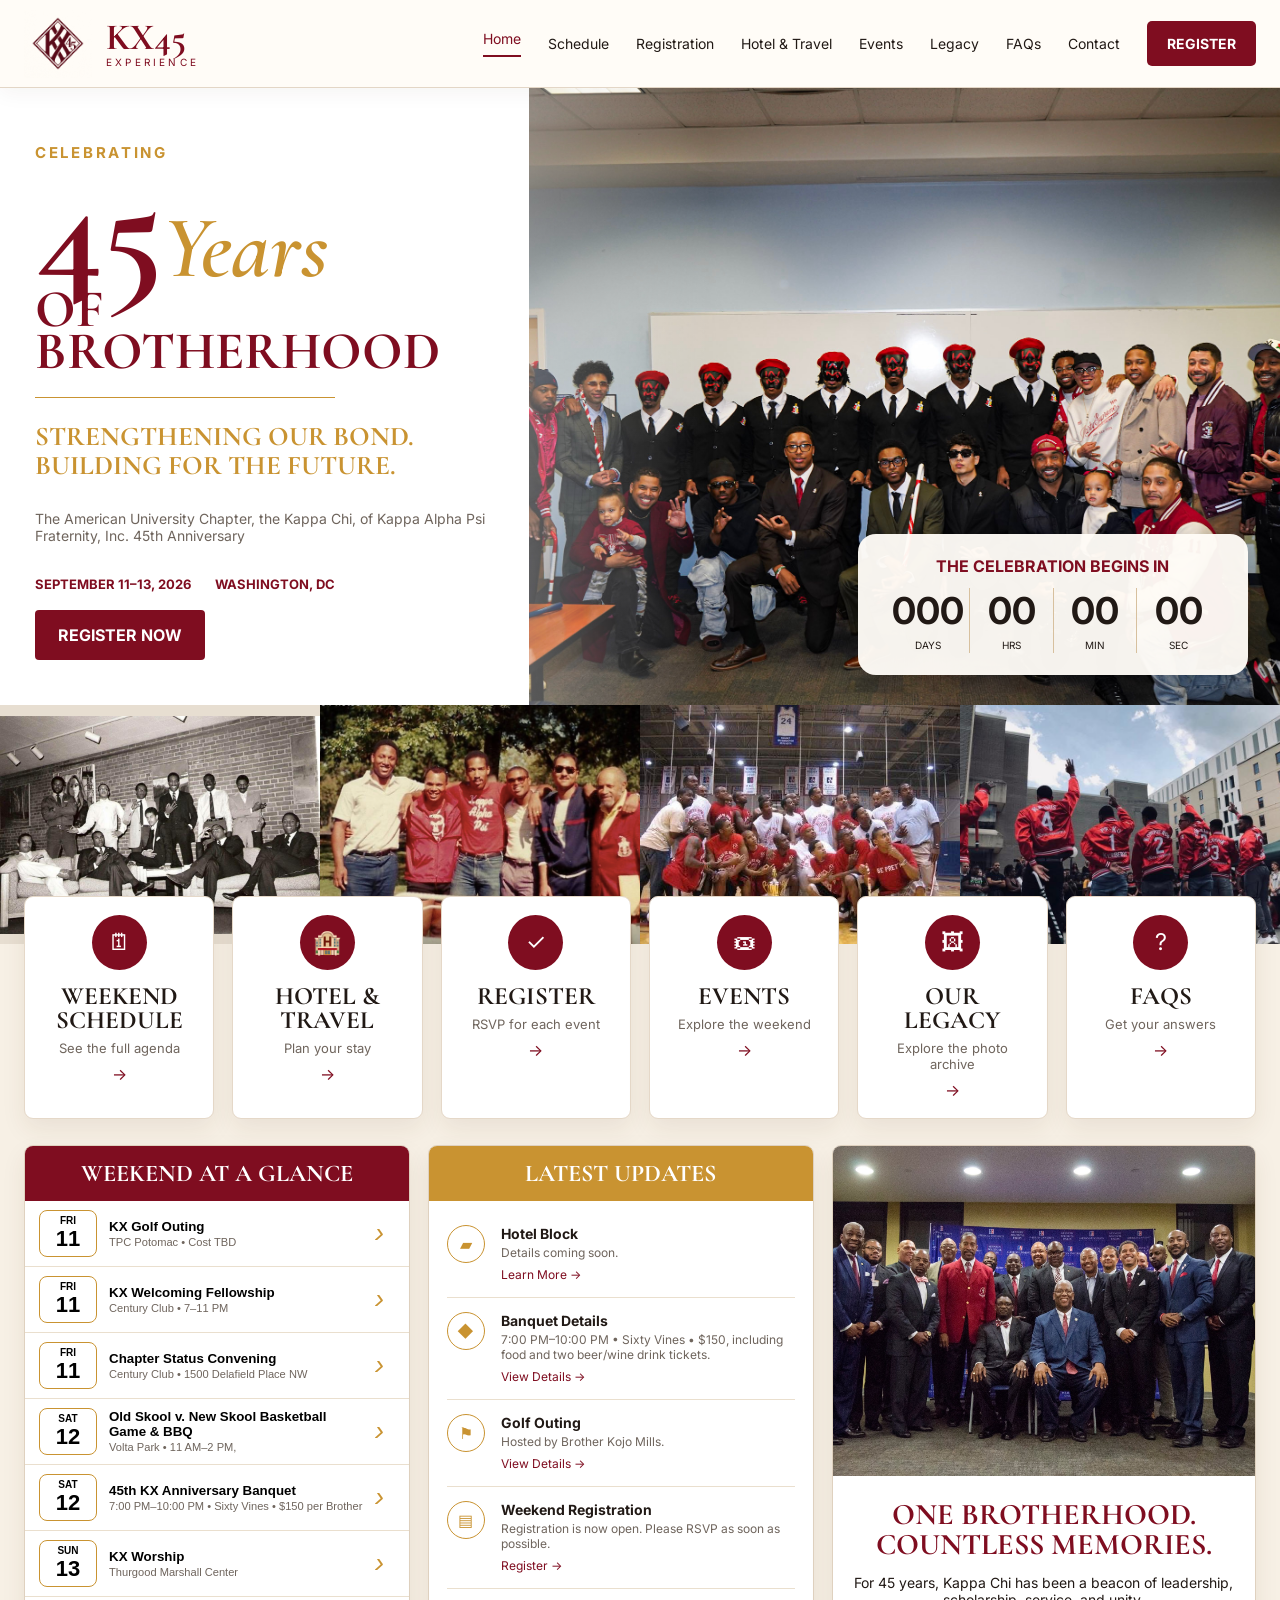
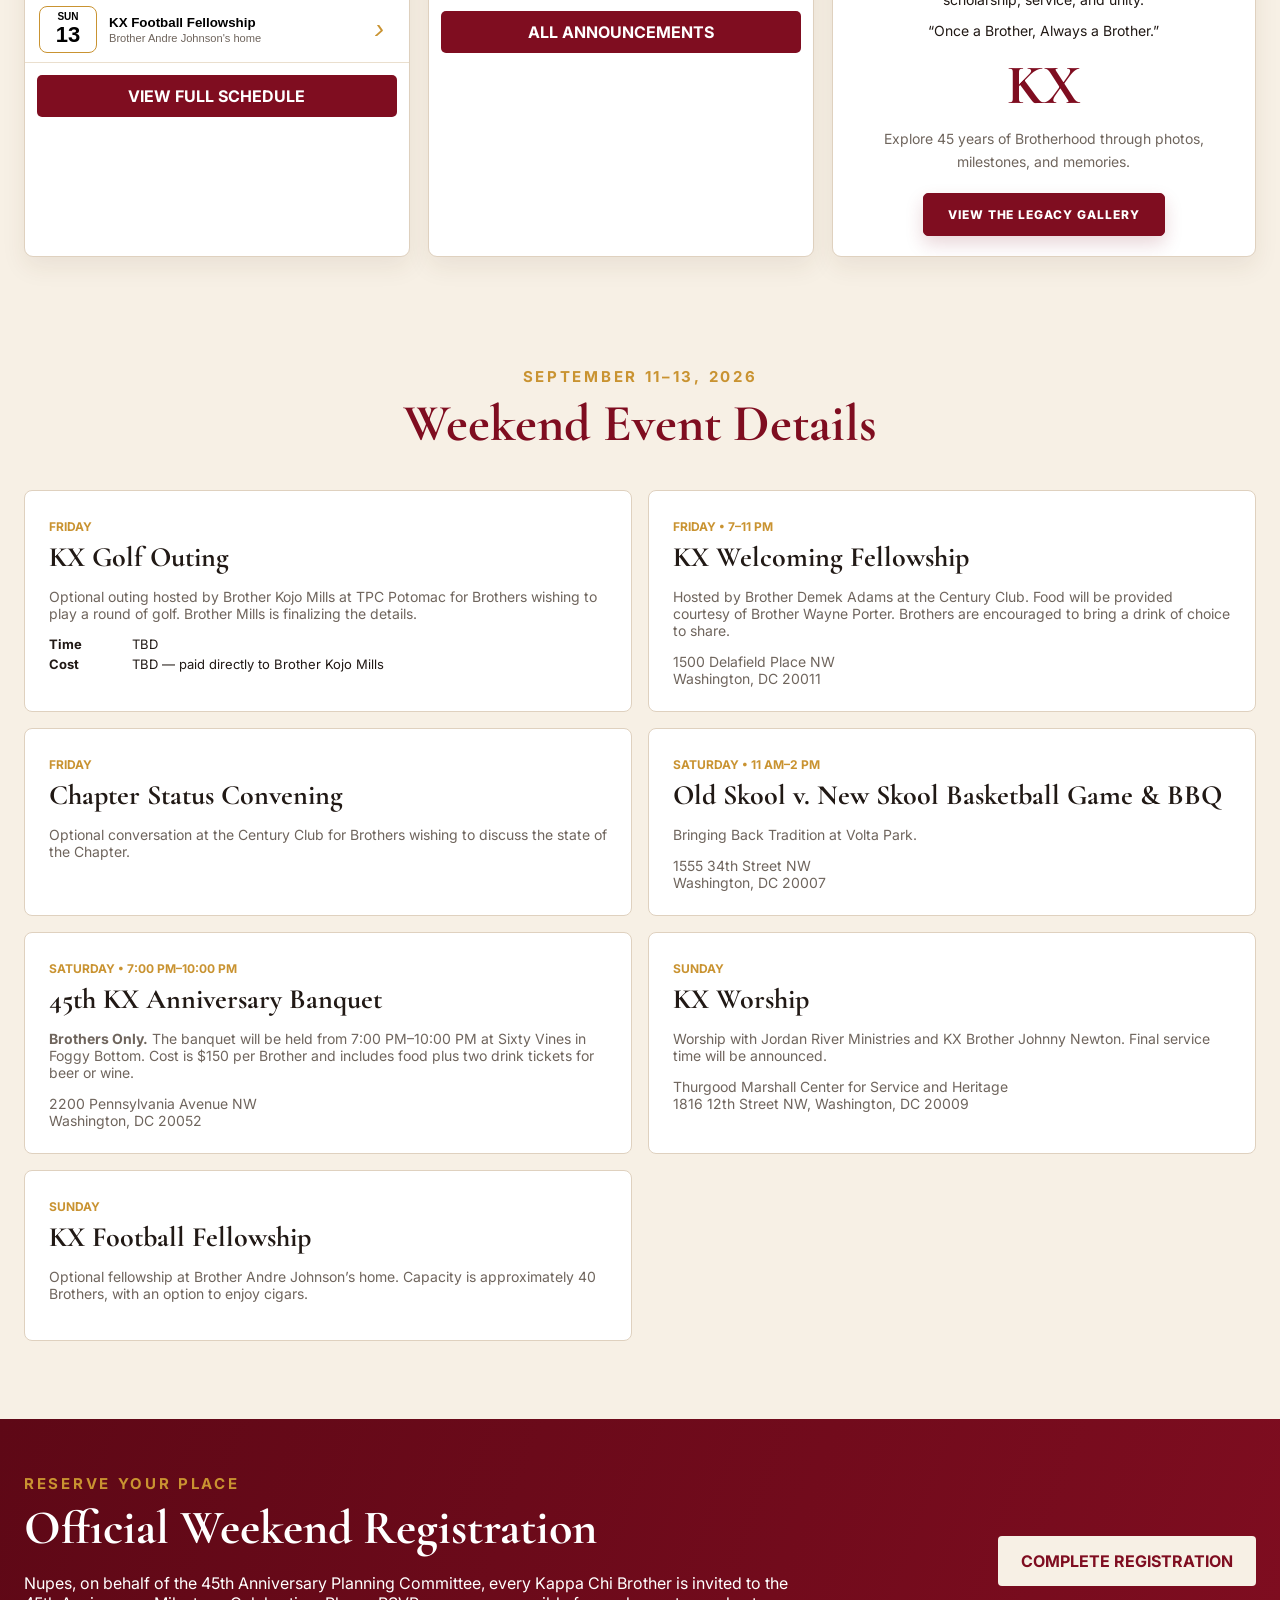
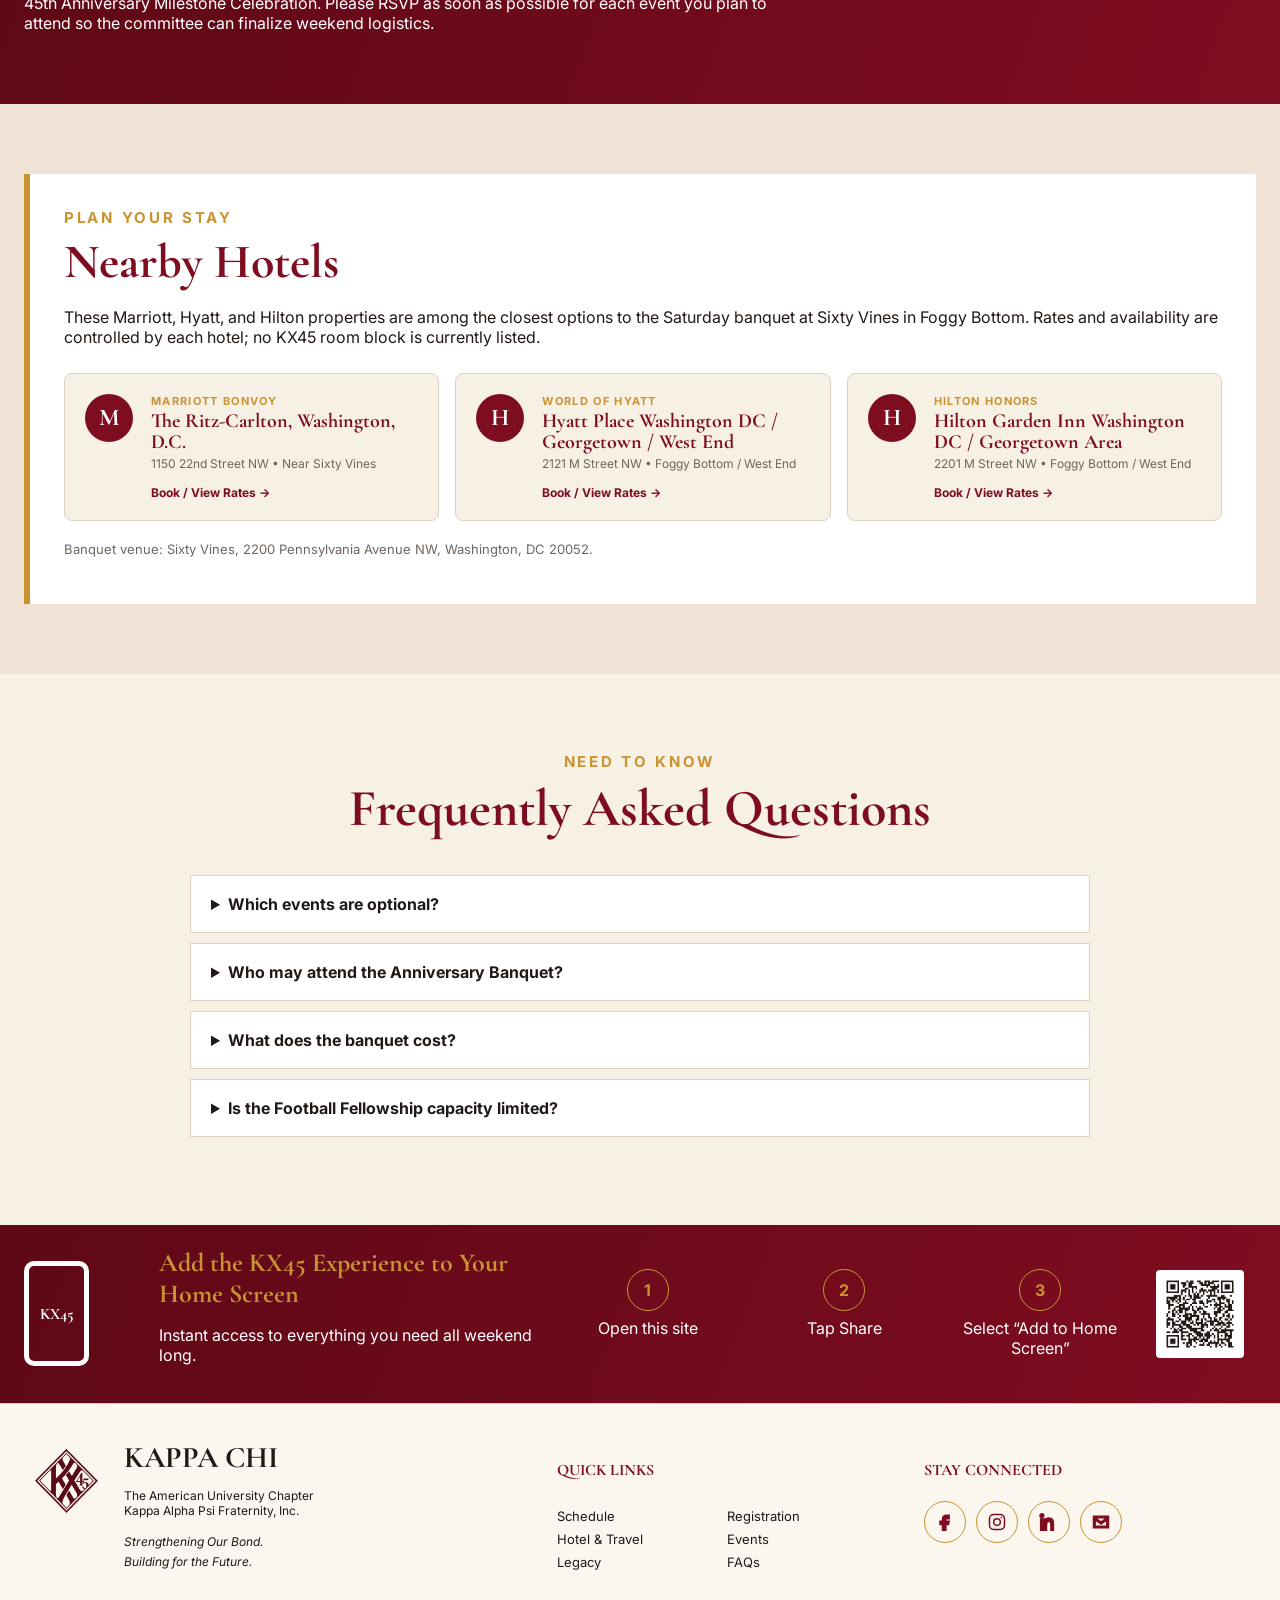
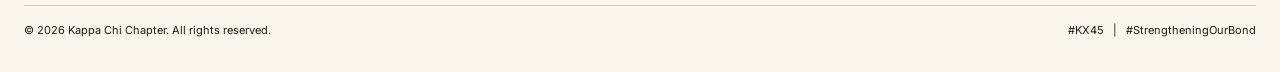
<file: index.html>
<!doctype html>
<html lang="en">
<head>
  <meta charset="utf-8">
  <meta name="viewport" content="width=device-width,initial-scale=1">
  <meta name="theme-color" content="#f7f1e7">
  <meta name="description" content="The official digital guide for the American University Chapter, the Kappa Chi, of Kappa Alpha Psi Fraternity, Inc. 45th Anniversary Weekend.">
  <title>KX45 Experience</title>
  <link rel="preconnect" href="https://fonts.googleapis.com">
  <link rel="preconnect" href="https://fonts.gstatic.com" crossorigin>
  <link href="https://fonts.googleapis.com/css2?family=Cormorant+Garamond:wght@600;700&family=Inter:wght@400;500;600;700&display=swap" rel="stylesheet">
  <link rel="stylesheet" href="assets/styles.css">
  <script defer src="assets/script.js"></script>
</head>
<body>

<header class="site-header">
  <a href="#home" class="brand">
    <img src="assets/images/kx45-logo-transparent.png" alt="KX45 anniversary logo">
    <div><strong>KX45</strong><span>EXPERIENCE</span></div>
  </a>
  <button class="menu-toggle" aria-expanded="false" aria-controls="main-nav">Menu</button>
  <nav id="main-nav">
    <a href="#home" class="active">Home</a>
    <a href="#schedule">Schedule</a>
    <a href="#registration">Registration</a>
    <a href="#hotel">Hotel & Travel</a>
    <a href="#events">Events</a>
    <a href="gallery.html">Legacy</a>
    <a href="#faqs">FAQs</a>
    <a href="#contact">Contact</a>
    <a href="https://forms.google.com" target="_blank" rel="noopener" class="header-cta registration-link">Register</a>
  </nav>
</header>

<main>
<section id="home" class="hero">
  <div class="hero-copy">
    <p class="eyebrow">Celebrating</p>
    <h1><span>45</span><em>Years</em><strong>of Brotherhood</strong></h1>
    <div class="divider"></div>
    <p class="theme">Strengthening Our Bond.<br>Building for the Future.</p>
    <p class="official-name">The American University Chapter, the Kappa Chi, of Kappa Alpha Psi Fraternity, Inc. 45th Anniversary</p>
    <div class="hero-meta">
      <span>September 11–13, 2026</span>
      <span>Washington, DC</span>
    </div>
    <div class="hero-actions">
      <a href="https://forms.google.com" target="_blank" rel="noopener" class="button primary registration-link">Register Now</a>
    </div>
  </div>

  <div class="hero-photo">
    <img src="assets/images/current-chapter.jpeg" alt="Kappa Chi chapter brothers gathered together">
    <div class="countdown-card">
      <p>The celebration begins in</p>
      <div class="countdown-grid">
        <div><strong id="days">000</strong><span>Days</span></div>
        <div><strong id="hours">00</strong><span>Hrs</span></div>
        <div><strong id="minutes">00</strong><span>Min</span></div>
        <div><strong id="seconds">00</strong><span>Sec</span></div>
      </div>
    </div>
  </div>
</section>

<section class="photo-strip" aria-label="Kappa Chi chapter history">
  <img src="assets/images/historic-lounge.jpg" alt="Historic chapter photograph">
  <img src="assets/images/historic-park.png" alt="Historic outdoor brotherhood photograph">
  <img src="assets/images/basketball.png" alt="Chapter basketball team">
  <img src="assets/images/yard-show.png" alt="Chapter members at a yard show">
</section>

<section class="quick-access" aria-label="Quick access">
  <a href="#schedule" class="quick-card"><div class="icon" aria-hidden="true">🗓</div><h3>Weekend Schedule</h3><p>See the full agenda</p><span>→</span></a>
  <a href="#hotel" class="quick-card"><div class="icon" aria-hidden="true">🏨</div><h3>Hotel & Travel</h3><p>Plan your stay</p><span>→</span></a>
  <a href="https://forms.google.com" target="_blank" rel="noopener" class="quick-card registration-link"><div class="icon" aria-hidden="true">✓</div><h3>Register</h3><p>RSVP for each event</p><span>→</span></a>
  <a href="#events" class="quick-card"><div class="icon" aria-hidden="true">🎟</div><h3>Events</h3><p>Explore the weekend</p><span>→</span></a>
  <a href="gallery.html" class="quick-card"><div class="icon" aria-hidden="true">🖼</div><h3>Our Legacy</h3><p>Explore the photo archive</p><span>→</span></a>
  <a href="#faqs" class="quick-card"><div class="icon">?</div><h3>FAQs</h3><p>Get your answers</p><span>→</span></a>
</section>

<section class="dashboard">
  <div id="schedule" class="panel schedule-panel">
    <div class="panel-title burgundy">Weekend at a Glance</div>
    <div class="event-list">
      <button data-modal="golf"><time><b>Fri</b><strong>11</strong></time><span><b>KX Golf Outing</b><small>TPC Potomac • Cost TBD</small></span><i>›</i></button>
      <button data-modal="welcome"><time><b>Fri</b><strong>11</strong></time><span><b>KX Welcoming Fellowship</b><small>Century Club • 7–11 PM</small></span><i>›</i></button>
      <button data-modal="convening"><time><b>Fri</b><strong>11</strong></time><span><b>Chapter Status Convening</b><small>Century Club • 1500 Delafield Place NW</small></span><i>›</i></button>
      <button data-modal="family"><time><b>Sat</b><strong>12</strong></time><span><b>Old Skool v. New Skool Basketball Game & BBQ</b><small>Volta Park • 11 AM–2 PM,</small></span><i>›</i></button>
      <button data-modal="banquet"><time><b>Sat</b><strong>12</strong></time><span><b>45th KX Anniversary Banquet</b><small>7:00 PM–10:00 PM • Sixty Vines • $150 per Brother</small></span><i>›</i></button>
      <button data-modal="worship"><time><b>Sun</b><strong>13</strong></time><span><b>KX Worship</b><small>Thurgood Marshall Center</small></span><i>›</i></button>
      <button data-modal="football"><time><b>Sun</b><strong>13</strong></time><span><b>KX Football Fellowship</b><small>Brother Andre Johnson's home</small></span><i>›</i></button>
    </div>
    <a href="#events" class="panel-button">View Full Schedule</a>
  </div>

  <div class="panel updates-panel">
    <div class="panel-title gold">Latest Updates</div>
    <div class="update-list">
      <article><span>▰</span><div><h4>Hotel Block</h4><p>Details coming soon.</p><a href="#hotel">Learn More →</a></div></article>
      <article><span>◆</span><div><h4>Banquet Details</h4><p>7:00 PM–10:00 PM • Sixty Vines • $150, including food and two beer/wine drink tickets.</p><a href="#events">View Details →</a></div></article>
      <article><span>⚑</span><div><h4>Golf Outing</h4><p>Hosted by Brother Kojo Mills.</p><a href="#events">View Details →</a></div></article>
      <article><span>▤</span><div><h4>Weekend Registration</h4><p>Registration is now open. Please RSVP as soon as possible.</p><a href="https://forms.google.com" target="_blank" rel="noopener" class="registration-link">Register →</a></div></article>
    </div>
    <a href="#updates" class="panel-button">All Announcements</a>
  </div>

  <div id="legacy" class="panel legacy-panel">
    <img src="assets/images/leadership.jpeg" alt="Kappa Chi chapter leadership">
    <div class="legacy-copy">
      <h3>One Brotherhood.<br>Countless Memories.</h3>
      <p>For 45 years, Kappa Chi has been a beacon of leadership, scholarship, service, and unity.</p>
      <blockquote>“Once a Brother, Always a Brother.”</blockquote>
      <div class="legacy-cta-block">
        <span class="signature">KX</span>
        <p class="legacy-gallery-copy">Explore 45 years of Brotherhood through photos, milestones, and memories.</p>
        <a class="legacy-gallery-link" href="gallery.html">View the Legacy Gallery</a>
      </div>
    </div>
  </div>
</section>

<section id="events" class="events-section">
  <div class="section-heading">
    <p class="eyebrow">September 11–13, 2026</p>
    <h2>Weekend Event Details</h2>
  </div>

  <div class="event-detail-grid">
    <article>
      <span>Friday</span><h3>KX Golf Outing</h3>
      <p>Optional outing hosted by Brother Kojo Mills at TPC Potomac for Brothers wishing to play a round of golf. Brother Mills is finalizing the details.</p>
      <dl><dt>Time</dt><dd>TBD</dd><dt>Cost</dt><dd>TBD — paid directly to Brother Kojo Mills</dd></dl>
    </article>
    <article>
      <span>Friday • 7–11 PM</span><h3>KX Welcoming Fellowship</h3>
      <p>Hosted by Brother Demek Adams at the Century Club. Food will be provided courtesy of Brother Wayne Porter. Brothers are encouraged to bring a drink of choice to share.</p>
      <address>1500 Delafield Place NW<br>Washington, DC 20011</address>
    </article>
    <article>
      <span>Friday</span><h3>Chapter Status Convening</h3>
      <p>Optional conversation at the Century Club for Brothers wishing to discuss the state of the Chapter.</p>
    </article>
    <article>
      <span>Saturday • 11 AM–2 PM</span><h3>Old Skool v. New Skool Basketball Game & BBQ</h3>
      <p>Bringing Back Tradition at Volta Park.</p>
      <address>1555 34th Street NW<br>Washington, DC 20007</address>
    </article>
    <article>
      <span>Saturday • 7:00 PM–10:00 PM</span><h3>45th KX Anniversary Banquet</h3>
      <p><strong>Brothers Only.</strong> The banquet will be held from 7:00 PM–10:00 PM at Sixty Vines in Foggy Bottom. Cost is $150 per Brother and includes food plus two drink tickets for beer or wine.</p><address>2200 Pennsylvania Avenue NW<br>Washington, DC 20052</address>
    </article>
    <article>
      <span>Sunday</span><h3>KX Worship</h3>
      <p>Worship with Jordan River Ministries and KX Brother Johnny Newton. Final service time will be announced.</p>
      <address>Thurgood Marshall Center for Service and Heritage<br>1816 12th Street NW, Washington, DC 20009</address>
    </article>
    <article>
      <span>Sunday</span><h3>KX Football Fellowship</h3>
      <p>Optional fellowship at Brother Andre Johnson’s home. Capacity is approximately 40 Brothers, with an option to enjoy cigars.</p>
    </article>
  </div>
</section>

<section id="registration" class="registration-section">
  <div>
    <p class="eyebrow">Reserve Your Place</p>
    <h2>Official Weekend Registration</h2>
    <p>Nupes, on behalf of the 45th Anniversary Planning Committee, every Kappa Chi Brother is invited to the 45th Anniversary Milestone Celebration. Please RSVP as soon as possible for each event you plan to attend so the committee can finalize weekend logistics.</p>
  </div>
  <a href="https://forms.google.com" target="_blank" rel="noopener" class="button cream-button registration-link">Complete Registration</a>
</section>

<section id="hotel" class="hotel-section">
  <div class="hotel-card">
    <p class="eyebrow">Plan Your Stay</p>
    <h2>Nearby Hotels</h2>
    <p>These Marriott, Hyatt, and Hilton properties are among the closest options to the Saturday banquet at Sixty Vines in Foggy Bottom. Rates and availability are controlled by each hotel; no KX45 room block is currently listed.</p>
    <div class="hotel-options">
      <a class="hotel-option" href="https://www.marriott.com/en-us/hotels/wasrt-the-ritz-carlton-washington-d-c/overview/" target="_blank" rel="noopener">
        <span class="hotel-icon">M</span><div><b>Marriott Bonvoy</b><strong>The Ritz-Carlton, Washington, D.C.</strong><small>1150 22nd Street NW • Near Sixty Vines</small></div><i>Book / View Rates →</i>
      </a>
      <a class="hotel-option" href="https://www.hyatt.com/hyatt-place/en-US/waszm-hyatt-place-washington-dc-georgetown-west-end" target="_blank" rel="noopener">
        <span class="hotel-icon">H</span><div><b>World of Hyatt</b><strong>Hyatt Place Washington DC / Georgetown / West End</strong><small>2121 M Street NW • Foggy Bottom / West End</small></div><i>Book / View Rates →</i>
      </a>
      <a class="hotel-option" href="https://www.hilton.com/en/hotels/waswegi-hilton-garden-inn-washington-dc-georgetown-area/" target="_blank" rel="noopener">
        <span class="hotel-icon">H</span><div><b>Hilton Honors</b><strong>Hilton Garden Inn Washington DC / Georgetown Area</strong><small>2201 M Street NW • Foggy Bottom / West End</small></div><i>Book / View Rates →</i>
      </a>
    </div>
    <p class="hotel-note">Banquet venue: Sixty Vines, 2200 Pennsylvania Avenue NW, Washington, DC 20052.</p>
  </div>
</section>

<section id="faqs" class="faq-section">
  <div class="section-heading">
    <p class="eyebrow">Need to Know</p>
    <h2>Frequently Asked Questions</h2>
  </div>
  <div class="faq-list">
    <details><summary>Which events are optional?</summary><p>The Golf Outing, Chapter Status Convening, and Football Fellowship are optional opportunities.</p></details>
    <details><summary>Who may attend the Anniversary Banquet?</summary><p>The Anniversary Banquet is a Brothers-only event.</p></details>
    <details><summary>What does the banquet cost?</summary><p>The banquet will take place from 7:00 PM–10:00 PM and is $150 per Brother, including food plus two drink tickets for beer or wine.</p></details>
    <details><summary>Is the Football Fellowship capacity limited?</summary><p>Yes. Capacity is approximately 40 Brothers.</p></details>
  </div>
</section>

<section class="home-screen">
  <div class="phone">KX45</div>
  <div class="home-copy"><h3>Add the KX45 Experience to Your Home Screen</h3><p>Instant access to everything you need all weekend long.</p></div>
  <div class="steps"><span><b>1</b>Open this site</span><span><b>2</b>Tap Share</span><span><b>3</b>Select “Add to Home Screen”</span></div>
  <a class="qr" href="https://kx45-experience.vercel.app/" target="_blank" rel="noopener" aria-label="Open the KX45 Experience website"><img src="assets/images/kx45-site-qr.png" alt="QR code for the KX45 Experience website"></a>
</section>
</main>

<footer id="contact">
  <div class="footer-brand">
    <img src="assets/images/kx45-logo-transparent.png" alt="">
    <div><h3>Kappa Chi</h3><p>The American University Chapter<br>Kappa Alpha Psi Fraternity, Inc.</p><em>Strengthening Our Bond.<br>Building for the Future.</em></div>
  </div>
  <div class="footer-links"><h4>Quick Links</h4><a href="#schedule">Schedule</a><a href="#registration">Registration</a><a href="#hotel">Hotel & Travel</a><a href="#events">Events</a><a href="gallery.html">Legacy</a><a href="#faqs">FAQs</a></div>
  <div class="social"><h4>Stay Connected</h4><div>
    <a href="https://www.facebook.com/share/g/1CDSYYfnzS/?mibextid=wwXIfr" target="_blank" rel="noopener noreferrer" aria-label="Kappa Chi on Facebook" title="Facebook"><svg viewBox="0 0 24 24" aria-hidden="true"><path d="M14 8h3V4h-3c-3 0-5 2-5 5v2H6v4h3v7h4v-7h3.2l.8-4H13V9c0-.7.3-1 1-1Z"/></svg></a>
    <a href="https://www.instagram.com/kx_nupes?igsh=czExZGtqYzd3cnZ4" target="_blank" rel="noopener noreferrer" aria-label="Kappa Chi on Instagram" title="Instagram"><svg viewBox="0 0 24 24" aria-hidden="true"><rect x="3" y="3" width="18" height="18" rx="5" ry="5"/><circle cx="12" cy="12" r="4"/><circle cx="17.5" cy="6.5" r="1" class="icon-fill"/></svg></a>
    <a href="https://www.linkedin.com/groups/4771712/" target="_blank" rel="noopener noreferrer" aria-label="Kappa Chi on LinkedIn" title="LinkedIn"><svg viewBox="0 0 24 24" aria-hidden="true"><path d="M5 8.5H2V22h3V8.5ZM3.5 2A2.25 2.25 0 1 0 3.5 6.5 2.25 2.25 0 0 0 3.5 2ZM9 8.5H6V22h3v-7.1c0-1.9.8-3.9 3.1-3.9 2.2 0 2.2 2.1 2.2 4V22h3v-8c0-3.9-.8-6.9-5.4-6.9-2.2 0-3.6 1.2-4.2 2.3H9V8.5Z"/></svg></a>
    <a href="mailto:qdjones1911@gmail.com" aria-label="Email the KX45 Planning Committee" title="Email"><svg viewBox="0 0 24 24" aria-hidden="true"><path d="M3 5h18v14H3V5Zm9 7 7-5H5l7 5Zm0 2.4L5 9.4V17h14V9.4l-7 5Z"/></svg></a>
  </div></div>
  <div class="copyright">© 2026 Kappa Chi Chapter. All rights reserved. <span>#KX45 &nbsp; | &nbsp; #StrengtheningOurBond</span></div>
</footer>

<dialog id="event-dialog">
  <button class="dialog-close" aria-label="Close">×</button>
  <div id="dialog-content"></div>
</dialog>
</body>
</html>
</file>
<file: assets/styles.css>
:root{--burgundy:#7f0d20;--burgundy-dark:#5e0816;--gold:#c99331;--cream:#f7f0e5;--cream-dark:#eee3d4;--ink:#211915;--muted:#6f655d;--white:#fff;--max:1240px}
*{box-sizing:border-box}html{scroll-behavior:smooth}body{margin:0;font-family:Inter,Arial,sans-serif;background:var(--cream);color:var(--ink)}h1,h2,h3,h4{font-family:"Cormorant Garamond",Georgia,serif}a{color:inherit}.site-header{position:sticky;top:0;z-index:20;height:88px;display:flex;align-items:center;justify-content:space-between;padding:0 max(24px,calc((100vw - var(--max))/2));background:rgba(255,252,247,.97);border-bottom:1px solid #e3d6c6;box-shadow:0 5px 20px rgba(62,37,20,.05)}.brand{display:flex;align-items:center;gap:14px;text-decoration:none}.brand img{width:68px;height:68px;object-fit:contain}.brand div{display:flex;flex-direction:column}.brand strong{font:700 37px/1 "Cormorant Garamond",serif;color:var(--burgundy)}.brand span{font-size:10px;letter-spacing:.32em;color:var(--burgundy)}nav{display:flex;align-items:center;gap:27px}nav a{text-decoration:none;font-size:14px}nav a.active{color:var(--burgundy);border-bottom:2px solid var(--burgundy);padding-bottom:8px}.header-cta{padding:14px 20px;background:var(--burgundy);color:white;border-radius:5px;text-transform:uppercase;font-weight:700}.menu-toggle{display:none}
.hero{display:grid;grid-template-columns:.95fr 1.35fr;min-height:560px;background:white}.hero-copy{padding:55px 38px 45px max(35px,calc((100vw - var(--max))/2));display:flex;flex-direction:column;justify-content:center}.eyebrow{text-transform:uppercase;letter-spacing:.18em;color:var(--gold);font-size:15px;font-weight:700;margin:0 0 6px}.hero h1{margin:0;line-height:.8}.hero h1 span{display:inline-block;font-size:150px;color:var(--burgundy)}.hero h1 em{font-size:88px;color:var(--gold);font-weight:600}.hero h1 strong{display:block;font-size:53px;text-transform:uppercase;color:var(--burgundy)}.divider{width:300px;border-top:1px solid var(--gold);margin:24px 0}.theme{font:700 27px/1.1 "Cormorant Garamond",serif;text-transform:uppercase;color:var(--gold);margin:0 0 15px}.official-name{max-width:580px;color:var(--muted);font-size:14px}.hero-meta{display:flex;gap:24px;margin:18px 0;font-weight:700;text-transform:uppercase;color:var(--burgundy);font-size:13px}.hero-actions{display:flex;gap:16px}.button{display:inline-flex;align-items:center;justify-content:center;min-height:50px;padding:0 23px;text-decoration:none;text-transform:uppercase;font-weight:700;border-radius:4px}.primary{background:var(--burgundy);color:white}.outline{border:1px solid var(--gold);color:var(--ink);background:white}.hero-photo{position:relative;overflow:hidden}.hero-photo>img{width:100%;height:100%;object-fit:cover;object-position:center 25%}.hero-photo:after{content:"";position:absolute;inset:0;background:linear-gradient(90deg,rgba(255,255,255,.35),transparent 24%)}.countdown-card{position:absolute;right:32px;bottom:30px;z-index:2;background:rgba(255,252,247,.96);padding:22px 28px;border-radius:18px;box-shadow:0 14px 40px rgba(0,0,0,.2);min-width:390px}.countdown-card p{text-align:center;text-transform:uppercase;color:var(--burgundy);font-weight:700;margin:0 0 12px}.countdown-grid{display:grid;grid-template-columns:repeat(4,1fr)}.countdown-grid div{text-align:center;border-left:1px solid #d7c09e}.countdown-grid div:first-child{border-left:0}.countdown-grid strong{display:block;font-size:37px}.countdown-grid span{text-transform:uppercase;font-size:10px}
.photo-strip{display:grid;grid-template-columns:repeat(4,1fr);height:165px}.photo-strip img{width:100%;height:100%;object-fit:cover}.photo-strip img:nth-child(1),.photo-strip img:nth-child(3){object-fit:contain;background:#e7ded1}
.quick-access{display:grid;grid-template-columns:repeat(6,1fr);gap:18px;padding:26px max(24px,calc((100vw - var(--max))/2));background:var(--cream)}.quick-card{min-height:170px;padding:18px;background:white;border:1px solid #e5d8c8;border-radius:9px;text-decoration:none;text-align:center;box-shadow:0 10px 25px rgba(80,45,20,.08)}.quick-card .icon{width:55px;height:55px;margin:auto;border-radius:50%;display:grid;place-items:center;background:var(--burgundy);color:white;font-size:24px}.quick-card h3{text-transform:uppercase;font-size:25px;line-height:.95;margin:15px 0 7px}.quick-card p{font-size:13px;margin:0;color:var(--muted)}.quick-card span{display:block;margin-top:8px;color:var(--burgundy)}
.dashboard{display:grid;grid-template-columns:1fr 1fr 1.1fr;gap:18px;padding:0 max(24px,calc((100vw - var(--max))/2)) 32px}.panel{background:white;border:1px solid #dfd1bf;border-radius:9px;overflow:hidden;box-shadow:0 10px 25px rgba(80,45,20,.08)}.panel-title{padding:13px;text-align:center;text-transform:uppercase;color:white;font:700 24px "Cormorant Garamond",serif}.panel-title.burgundy{background:var(--burgundy)}.panel-title.gold{background:var(--gold)}.event-list button{width:100%;display:grid;grid-template-columns:58px 1fr 20px;gap:12px;align-items:center;padding:9px 14px;border:0;border-bottom:1px solid #eadfce;background:white;text-align:left;cursor:pointer}.event-list time{border:1px solid var(--gold);border-radius:8px;text-align:center;padding:4px}.event-list time b{display:block;text-transform:uppercase;font-size:10px}.event-list time strong{font-size:22px}.event-list span b{display:block}.event-list span small{display:block;color:var(--muted);margin-top:2px}.event-list i{font-size:28px;color:var(--gold)}.panel-button{display:block;margin:12px;background:var(--burgundy);color:white;text-decoration:none;text-align:center;padding:11px;text-transform:uppercase;font-weight:700;border-radius:5px}.update-list{padding:10px 18px}.update-list article{display:grid;grid-template-columns:42px 1fr;gap:12px;padding:14px 0;border-bottom:1px solid #eadfce}.update-list article>span{width:38px;height:38px;border:1px solid var(--gold);border-radius:50%;display:grid;place-items:center;color:var(--gold)}.update-list h4{font-family:Inter,Arial,sans-serif;margin:0;font-size:14px}.update-list p{font-size:12px;margin:3px 0;color:var(--muted)}.update-list a{font-size:12px;color:var(--burgundy);text-decoration:none}.legacy-panel img{width:100%;height:330px;object-fit:cover;object-position:center 30%}.legacy-copy{text-align:center;padding:20px}.legacy-copy h3{text-transform:uppercase;color:var(--burgundy);font-size:30px;line-height:1;margin:0 0 12px}.legacy-copy p,.legacy-copy blockquote{font-size:14px}.signature{font:italic 56px "Cormorant Garamond",serif;color:var(--gold)}
.events-section,.faq-section{padding:78px max(24px,calc((100vw - var(--max))/2))}.section-heading{text-align:center;margin-bottom:35px}.section-heading h2{font-size:52px;color:var(--burgundy);margin:0}.event-detail-grid{display:grid;grid-template-columns:repeat(2,1fr);gap:16px}.event-detail-grid article{padding:24px;background:white;border:1px solid #dfd1bf;border-radius:8px}.event-detail-grid article span{color:var(--gold);text-transform:uppercase;font-size:12px;font-weight:700}.event-detail-grid h3{font-size:28px;margin:5px 0 10px}.event-detail-grid p,.event-detail-grid address{font-size:14px;color:var(--muted);font-style:normal}.event-detail-grid dl{display:grid;grid-template-columns:auto 1fr;gap:4px 10px;font-size:13px}.event-detail-grid dt{font-weight:700}
.registration-section{display:flex;justify-content:space-between;align-items:center;gap:35px;padding:55px max(24px,calc((100vw - var(--max))/2));background:linear-gradient(110deg,var(--burgundy-dark),var(--burgundy));color:white}.registration-section h2{font-size:48px;margin:0}.registration-section p{max-width:780px}.cream-button{background:var(--cream);color:var(--burgundy)}.hotel-section{padding:70px max(24px,calc((100vw - var(--max))/2));background:var(--cream-dark)}.hotel-card{background:white;border-left:6px solid var(--gold);padding:34px}.hotel-card h2{font-size:48px;color:var(--burgundy);margin:0}.hotel-meta{display:grid;grid-template-columns:repeat(3,1fr);gap:15px;margin-top:25px}.hotel-meta span{padding:15px;background:var(--cream);border-radius:6px}.hotel-meta b{display:block;color:var(--burgundy);margin-bottom:4px}.faq-list{max-width:900px;margin:auto}.faq-list details{background:white;border:1px solid #dfd1bf;padding:18px 20px;margin-bottom:10px}.faq-list summary{font-weight:700;cursor:pointer}
.home-screen{display:grid;grid-template-columns:110px 1.3fr 2fr 100px;align-items:center;gap:25px;padding:22px max(24px,calc((100vw - var(--max))/2));background:linear-gradient(110deg,var(--burgundy-dark),var(--burgundy));color:white}.phone{width:65px;height:105px;border:5px solid white;border-radius:10px;display:grid;place-items:center;font:700 16px "Cormorant Garamond",serif}.home-copy h3{font-size:26px;color:var(--gold);margin:0}.steps{display:grid;grid-template-columns:repeat(3,1fr);gap:15px}.steps span{text-align:center}.steps b{display:grid;place-items:center;width:42px;height:42px;margin:0 auto 7px;border:1px solid var(--gold);border-radius:50%;color:var(--gold)}.qr{width:80px;height:80px;background:white;color:#111;display:grid;place-items:center;font-weight:800}
footer{display:grid;grid-template-columns:1.5fr 1fr 1fr;gap:35px;padding:35px max(24px,calc((100vw - var(--max))/2));background:#fbf6ee;border-top:1px solid #dac7ae}.footer-brand{display:flex;gap:15px}.footer-brand img{width:85px;height:85px;object-fit:contain}.footer-brand h3{font-size:30px;margin:0;text-transform:uppercase}.footer-brand p,.footer-brand em{font-size:12px}.footer-links{display:grid;grid-template-columns:repeat(2,1fr);gap:7px}.footer-links h4,.social h4{grid-column:1/-1;color:var(--burgundy);text-transform:uppercase}.footer-links a{text-decoration:none;font-size:13px}.social div{display:flex;gap:10px}.social span{width:42px;height:42px;border:1px solid var(--gold);border-radius:50%;display:grid;place-items:center;color:var(--burgundy);font-weight:700}.copyright{grid-column:1/-1;border-top:1px solid #d9c6aa;padding-top:17px;font-size:11px}.copyright span{float:right}
dialog{max-width:620px;width:calc(100% - 30px);border:1px solid var(--gold);background:white;color:var(--ink);padding:30px}dialog::backdrop{background:rgba(0,0,0,.65)}.dialog-close{float:right;border:0;background:none;font-size:28px;cursor:pointer}
@media(max-width:1000px){.menu-toggle{display:block;background:none;border:1px solid #bba98f;padding:8px 12px}nav{position:absolute;top:88px;left:0;right:0;display:none;flex-direction:column;align-items:stretch;background:white;padding:20px;border-bottom:1px solid #ddd}nav.open{display:flex}.hero{grid-template-columns:1fr}.hero-copy{padding:45px 28px;text-align:center;align-items:center}.hero-photo{min-height:500px}.photo-strip{grid-template-columns:repeat(2,1fr);height:auto}.photo-strip img{height:180px}.quick-access{grid-template-columns:repeat(3,1fr)}.dashboard{grid-template-columns:1fr 1fr}.legacy-panel{grid-column:1/-1}.event-detail-grid{grid-template-columns:1fr}.home-screen{grid-template-columns:90px 1fr}.steps{grid-column:1/-1}.qr{justify-self:end}footer{grid-template-columns:1fr 1fr}}
@media(max-width:650px){.site-header{height:72px;padding:0 14px}.brand img{width:52px;height:52px}.brand strong{font-size:28px}.hero-copy{padding:35px 18px}.hero h1 span{font-size:100px}.hero h1 em{font-size:58px}.hero h1 strong{font-size:36px}.hero-meta{flex-direction:column;gap:5px}.hero-actions{flex-direction:column;width:100%}.button{width:100%}.hero-photo{min-height:390px}.countdown-card{left:15px;right:15px;bottom:15px;min-width:0}.photo-strip{grid-template-columns:1fr}.photo-strip img{height:auto;max-height:280px;object-fit:contain;background:#eee}.quick-access{grid-template-columns:repeat(2,1fr);padding:16px}.dashboard{grid-template-columns:1fr;padding:0 16px 24px}.legacy-panel{grid-column:auto}.events-section,.faq-section{padding:60px 16px}.registration-section{flex-direction:column;align-items:flex-start;padding:45px 18px}.hotel-section{padding:50px 16px}.hotel-meta{grid-template-columns:1fr}.home-screen{grid-template-columns:1fr;text-align:center}.phone,.qr{justify-self:center}.steps{grid-template-columns:1fr}.copyright span{float:none;display:block;margin-top:8px}footer{grid-template-columns:1fr;padding:30px 18px}}/* KX45 refinement updates */
.brand img,.footer-brand img{background:transparent;border-radius:0}
.quick-card .icon{font-size:23px;line-height:1}
.signature{font-style:normal;font-weight:700;color:var(--burgundy)}
.hotel-options{display:grid;grid-template-columns:repeat(3,1fr);gap:16px;margin-top:26px}
.hotel-option{display:grid;grid-template-columns:52px 1fr;gap:14px;align-items:start;padding:20px;background:var(--cream);border:1px solid #dfd1bf;border-radius:8px;text-decoration:none;transition:transform .2s ease,box-shadow .2s ease}
.hotel-option:hover{transform:translateY(-3px);box-shadow:0 10px 24px rgba(80,45,20,.12)}
.hotel-icon{width:48px;height:48px;border-radius:50%;display:grid;place-items:center;background:var(--burgundy);color:white;font:700 24px "Cormorant Garamond",serif}
.hotel-option div{display:flex;flex-direction:column;gap:3px}.hotel-option b{font-size:11px;letter-spacing:.12em;text-transform:uppercase;color:var(--gold)}
.hotel-option strong{font:700 20px/1.05 "Cormorant Garamond",serif;color:var(--burgundy)}.hotel-option small{font-size:12px;color:var(--muted)}
.hotel-option i{grid-column:2;font-style:normal;font-size:12px;font-weight:700;color:var(--burgundy)}
.hotel-note{margin-top:20px;font-size:13px;color:var(--muted)}
.qr{width:88px;height:88px;background:white;display:grid;place-items:center;padding:5px;border-radius:4px}.qr img{width:100%;height:100%;display:block}
@media(max-width:900px){.hotel-options{grid-template-columns:1fr}}

/* Centered Legacy gallery call-to-action */
.legacy-cta-block{display:flex;flex-direction:column;align-items:center;text-align:center;margin-top:18px}
.legacy-cta-block .signature{display:block;line-height:1;margin:0 0 14px}
.legacy-gallery-copy{max-width:340px;margin:0 auto 20px!important;color:var(--muted);line-height:1.65}
.legacy-gallery-link{display:inline-flex;align-items:center;justify-content:center;margin:0 auto;padding:13px 24px;border:1px solid var(--burgundy);border-radius:5px;background:var(--burgundy);color:#fff!important;font-size:12px;font-weight:800;letter-spacing:.08em;text-transform:uppercase;text-decoration:none!important;box-shadow:0 8px 18px rgba(134,28,43,.18);transition:transform .2s ease,background .2s ease,color .2s ease,border-color .2s ease}
.legacy-gallery-link:hover,.legacy-gallery-link:focus-visible{background:var(--gold);border-color:var(--gold);color:#2e1715!important;transform:translateY(-2px)}
@media(max-width:640px){.legacy-gallery-link{width:100%;max-width:310px}.legacy-gallery-copy{max-width:300px}}

/* Connected social links */
.social a{width:42px;height:42px;border:1px solid var(--gold);border-radius:50%;display:grid;place-items:center;color:var(--burgundy);text-decoration:none;transition:background .2s ease,color .2s ease,transform .2s ease}.social a:hover,.social a:focus-visible{background:var(--burgundy);color:#fff;transform:translateY(-2px);outline:none}.social svg{width:20px;height:20px;fill:currentColor;stroke:currentColor;stroke-width:1.8}.social svg rect,.social svg circle{fill:none}.social svg .icon-fill{fill:currentColor;stroke:none}
</file>
